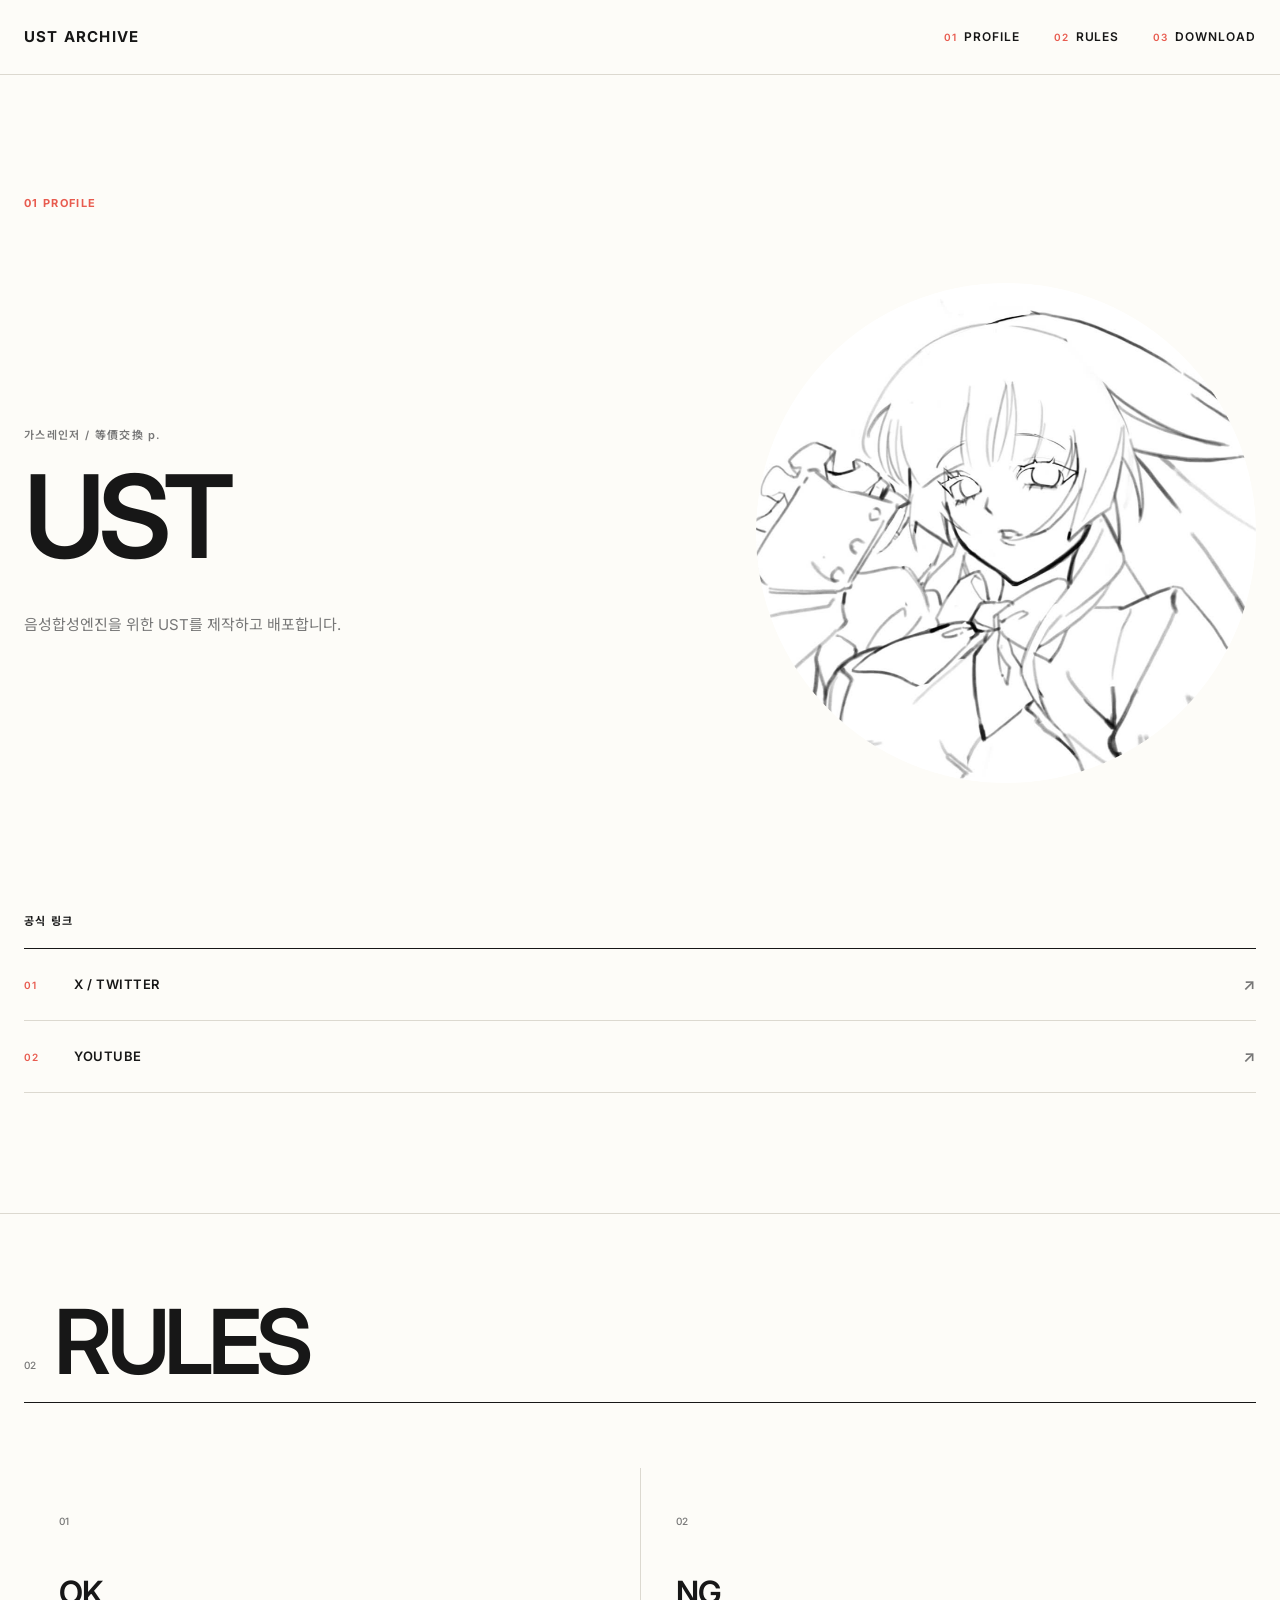
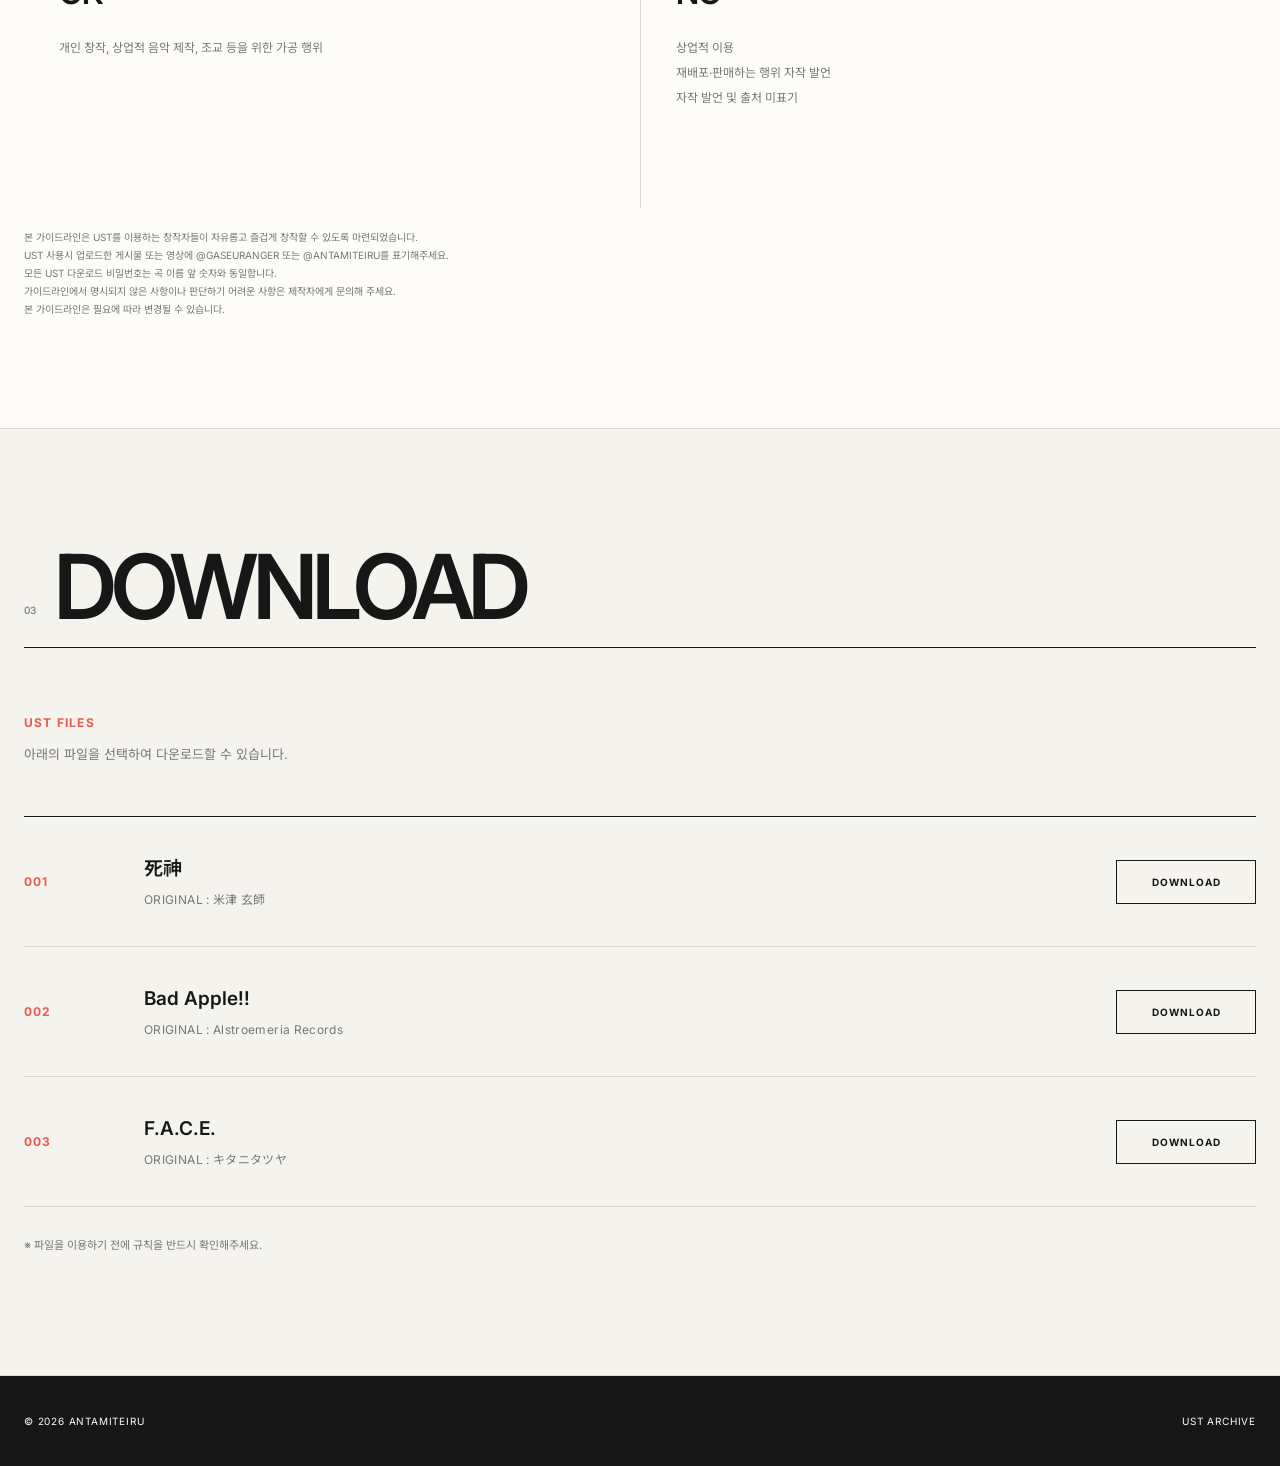
<file: index.html>
<!DOCTYPE html>
<html lang="ko">
<head>
  <meta charset="UTF-8">
  <meta name="viewport" content="width=device-width, initial-scale=1.0">

  <title>UST ARCHIVE</title>

  <meta
    name="description"
    content="UST Archive — UTAU UST distribution archive."
  >

  <!-- Google Fonts -->
  <link rel="preconnect" href="https://fonts.googleapis.com">
  <link rel="preconnect" href="https://fonts.gstatic.com" crossorigin>

  <link
    href="https://fonts.googleapis.com/css2?family=Inter:wght@400;500;600;700&family=Noto+Sans+KR:wght@400;500;600;700&display=swap"
    rel="stylesheet"
  >

  <!-- CSS -->
  <link rel="stylesheet" href="css/style.css">
</head>


<body>


  <!-- ========================================
       HEADER
  ========================================= -->

  <header class="site-header">

    <div class="header-inner">

      <a href="#profile" class="site-logo">
        UST ARCHIVE
      </a>


      <button
        class="menu-button"
        id="menuButton"
        aria-label="메뉴 열기"
      >
        MENU
      </button>


      <nav class="navigation" id="navigation">

        <a href="#profile">
          <span>01</span>
          PROFILE
        </a>

        <a href="#rules">
          <span>02</span>
          RULES
        </a>

        <a href="#files">
          <span>03</span>
          DOWNLOAD
        </a>

      </nav>

    </div>

  </header>



  <main>


    <!-- ========================================
         01 제작자 프로필
    ========================================= -->

    <section
      class="section profile-section"
      id="profile"
    >

      <div class="section-inner">

        <div class="section-label">
          01 PROFILE
        </div>


        <div class="profile-layout">


          <!-- TEXT -->

          <div class="profile-heading">

            <p class="eyebrow">
              가스레인저 / 等價交換 p.
            </p>

            <h1>
              UST
            </h1>

            <p class="profile-description">
              음성합성엔진을 위한
              UST를 제작하고 배포합니다.
            </p>

          </div>


          <!-- IMAGE -->

          <div class="profile-image-wrap">

            <img
              src="images/profile.png"
              alt="Profile"
              class="profile-image"
            >

          </div>

        </div>



        <!-- ====================================
             공식 링크
        ===================================== -->

        <div class="profile-links">

          <div class="subsection-title">
            공식 링크
          </div>


          <div class="links-list">


            <a
              href="https://x.com/antamiteiru"
              target="_blank"
              rel="noopener noreferrer"
            >

              <span>01</span>

              X / TWITTER

              <span class="link-arrow">
                ↗
              </span>

            </a>


            <a
              href="https://youtube.com/@antamiteiru"
              target="_blank"
              rel="noopener noreferrer"
            >

              <span>02</span>

              YOUTUBE

              <span class="link-arrow">
                ↗
              </span>

            </a>

          </div>

        </div>

      </div>

    </section>



    <!-- ========================================
         02 규칙
    ========================================= -->

    <section
      class="section rules-section"
      id="rules"
    >

      <div class="section-inner">


        <!-- TITLE -->

        <div class="section-heading">

          <div class="section-number">
            02
          </div>

          <h2>
            RULES
          </h2>

        </div>



        <!-- ====================================
             OK / NG
        ===================================== -->

        <div class="rules-grid">


          <!-- OK -->

          <div class="rules-column">

            <div class="rule-number">
              01
            </div>

            <h3>
              OK
            </h3>

            <p>
              개인 창작, 상업적 음악 제작, 조교 등을 위한 가공 행위
            </p>

          </div>



          <!-- NG -->

          <div class="rules-column">

            <div class="rule-number">
              02
            </div>

            <h3>
              NG
            </h3>


            <ul>

              <li>
                상업적 이용
              </li>

              <li>
                재배포·판매하는 행위 자작 발언
              </li>

              <li>
                자작 발언 및 출처 미표기
              </li>


            </ul>

          </div>


        </div>



        <!-- ====================================
             NOTICE
        ===================================== -->

        <div class="rules-notice">

          본 가이드라인은 UST를 이용하는 창작자들이
          자유롭고 즐겁게 창작할 수 있도록 마련되었습니다.<br>

          UST 사용시 업로드한 게시물 또는 영상에
          @GASEURANGER 또는 @ANTAMITEIRU를 표기해주세요.<br>

          모든 UST 다운로드 비밀번호는
          곡 이름 앞 숫자와 동일합니다.<br>

          가이드라인에서 명시되지 않은 사항이나
          판단하기 어려운 사항은 제작자에게 문의해 주세요.<br>

          본 가이드라인은 필요에 따라 변경될 수 있습니다.

        </div>


      </div>

    </section>



    <!-- ========================================
         03 UST 다운로드
    ========================================= -->

    <section
      class="section files-section"
      id="files"
    >

      <div class="section-inner">


        <!-- TITLE -->

        <div class="section-heading files-heading">

          <div class="section-number">
            03
          </div>

          <h2>
            DOWNLOAD
          </h2>

        </div>



        <div class="files-intro">

          <p>
            UST FILES
          </p>

          <span>
            아래의 파일을 선택하여 다운로드할 수 있습니다.
          </span>

        </div>



        <!-- ====================================
             FILE LIST
        ===================================== -->

        <div class="file-list">


          <!-- FILE 001 -->

          <article class="file-card">

            <div class="file-number">
              001
            </div>


            <div class="file-main">

              <h3>
                死神
              </h3>

              <p class="file-original">
                ORIGINAL : 米津 玄師
              </p>

            </div>


            <div class="file-action">

              <button
                class="download-button"
                data-password="001"
                data-file="files/song-01.ust"
              >
                DOWNLOAD
              </button>

            </div>

          </article>



          <!-- FILE 002 -->

          <article class="file-card">

            <div class="file-number">
              002
            </div>


            <div class="file-main">

              <h3>
                Bad Apple!!
              </h3>

              <p class="file-original">
                ORIGINAL : Alstroemeria Records
              </p>

            </div>


            <div class="file-action">

              <button
                class="download-button"
                data-password="002"
                data-file="files/song02/bad_Apple.ust"
              >
                DOWNLOAD
              </button>

            </div>

          </article>



          <!-- FILE 003 -->

          <article class="file-card">

            <div class="file-number">
              003
            </div>


            <div class="file-main">

              <h3>
                F.A.C.E.
              </h3>

              <p class="file-original">
                ORIGINAL : キタニタツヤ
              </p>

            </div>


            <div class="file-action">

              <button
                class="download-button"
                data-password="003"
                data-file="files/song-03.ust"
              >
                DOWNLOAD
              </button>

            </div>

          </article>


        </div>



        <div class="files-note">
          ※ 파일을 이용하기 전에 규칙을 반드시 확인해주세요.
        </div>


      </div>

    </section>


  </main>



  <!-- ========================================
       PASSWORD MODAL
  ========================================= -->

  <div
    class="password-modal"
    id="passwordModal"
    aria-hidden="true"
  >


    <div
      class="password-overlay"
      id="passwordOverlay"
    ></div>


    <div class="password-box">


      <button
        class="password-close"
        id="passwordClose"
        aria-label="닫기"
      >
        ×
      </button>


      <div class="password-label">
        PASSWORD REQUIRED
      </div>


      <h2>
        ENTER PASSWORD
      </h2>


      <p>
        다운로드하려면 비밀번호를 입력해주세요.
      </p>


      <form id="passwordForm">

        <input
          type="password"
          id="passwordInput"
          placeholder="PASSWORD"
          autocomplete="off"
          required
        >


        <button type="submit">
          CONFIRM
        </button>

      </form>


      <p
        class="password-error"
        id="passwordError"
      >
        비밀번호가 올바르지 않습니다.
      </p>


    </div>

  </div>



  <!-- ========================================
       FOOTER
  ========================================= -->

  <footer class="site-footer">

    <div class="footer-inner">

      <span>
        © 2026 ANTAMITEIRU

      </span>

      <span>
        UST ARCHIVE
      </span>

    </div>

  </footer>



  <!-- JS -->

  <script src="js/script.js"></script>

</body>
</html>
</file>
<file: css/style.css>
/* ========================================
   RESET
======================================== */
::selection {
  background: #E85B4F;
  color: #FFFFFF;
}

* {
  box-sizing: border-box;
  margin: 0;
  padding: 0;
}

html {
  scroll-behavior: smooth;
}

body {
  background: #FDFCF8;
  color: #171717;

  font-family:
    "Inter",
    "Noto Sans KR",
    sans-serif;

  line-height: 1.6;
}

a {
  color: inherit;
  text-decoration: none;
}

button,
input {
  font: inherit;
}



/* ========================================
   VARIABLES
======================================== */

:root {
  --ivory: #FDFCF8;
  --paper: #F5F3ED;

  --black: #171717;
  --gray: #777777;
  --dark-gray: #555555;

  --light-gray: #EAE8E1;
  --line: #DCD9D0;

  --accent: #E85B4F;

  --max-width: 1240px;
}



/* ========================================
   HEADER
======================================== */

.site-header {
  position: sticky;
  top: 0;
  z-index: 1000;

  width: 100%;

  background:
    rgba(253, 252, 248, 0.94);

  border-bottom:
    1px solid var(--line);

  backdrop-filter:
    blur(10px);
}


.header-inner {
  width:
    min(
      calc(100% - 48px),
      var(--max-width)
    );

  min-height: 74px;

  margin: 0 auto;

  display: flex;
  align-items: center;
  justify-content: space-between;
}


.site-logo {
  font-size: 15px;
  font-weight: 700;

  letter-spacing: 0.08em;
}


.navigation {
  display: flex;
  align-items: center;

  gap: 34px;
}


.navigation a {
  display: flex;
  align-items: center;

  gap: 7px;

  font-size: 12px;
  font-weight: 600;

  letter-spacing: 0.08em;

  transition:
    color 0.2s ease;
}


.navigation a span {
  color: var(--accent);

  font-size: 10px;
}


.navigation a:hover {
  color: var(--accent);
}


.menu-button {
  display: none;

  border: 0;

  background: none;

  cursor: pointer;

  color: var(--black);

  font-size: 11px;
  font-weight: 600;

  letter-spacing: 0.08em;
}



/* ========================================
   COMMON SECTION
======================================== */

.section {
  width: 100%;

  border-bottom:
    1px solid var(--line);
}


.section-inner {
  width:
    min(
      calc(100% - 48px),
      var(--max-width)
    );

  margin: 0 auto;

  padding: 120px 0;
}


.section-label {
  margin-bottom: 70px;

  color: var(--accent);

  font-size: 11px;
  font-weight: 700;

  letter-spacing: 0.12em;
}



/* ========================================
   PROFILE
======================================== */

.profile-section {
  min-height:
    calc(100vh - 74px);

  display: flex;
  align-items: center;

  background:
    var(--ivory);
}


.profile-layout {
  display: grid;

  grid-template-columns:
    1fr 500px;

  gap: 100px;

  align-items: center;
}


.eyebrow {
  margin-bottom: 22px;

  color: var(--gray);

  font-size: 11px;
  font-weight: 600;

  letter-spacing: 0.12em;
}


.profile-heading h1 {
  font-size:
    clamp(
      64px,
      9vw,
      140px
    );

  font-weight: 600;

  line-height: 0.86;

  letter-spacing: -0.06em;
}


.profile-description {
  max-width: 480px;

  margin-top: 45px;

  color: var(--gray);

  font-size: 15px;

  line-height: 1.8;
}


.profile-image-wrap {
  width: 100%;

  background:
    var(--ivory);

  overflow: hidden;
}


.profile-image {
  display: block;

  width: 100%;
  height: auto;
}



/* ========================================
   PROFILE LINKS
======================================== */

.profile-links {
  margin-top: 130px;
}


.subsection-title {
  padding-bottom: 18px;

  border-bottom:
    1px solid var(--black);

  font-size: 11px;
  font-weight: 700;

  letter-spacing: 0.12em;
}


.links-list a {
  min-height: 72px;

  display: grid;

  grid-template-columns:
    50px 1fr 30px;

  align-items: center;

  border-bottom:
    1px solid var(--line);

  font-size: 13px;
  font-weight: 600;

  letter-spacing: 0.04em;

  transition:
    color 0.2s ease,
    padding 0.2s ease;
}


.links-list a > span:first-child {
  color: var(--accent);

  font-size: 10px;
}


.links-list a:hover {
  padding-left: 8px;

  color: var(--accent);
}


.link-arrow {
  text-align: right;

  color: var(--gray);

  font-size: 16px;
}



/* ========================================
   RULES
   - 이미지의 구조만 적용
   - 배경은 아이보리 유지
======================================== */

.rules-section {
  background:
    var(--ivory);

  color:
    var(--black);
}


.rules-section .section-inner {
  padding-top: 90px;

  padding-bottom: 110px;
}



/* ========================================
   RULES TITLE
======================================== */

.section-heading {
  display: flex;
  align-items: flex-end;

  gap: 18px;

  padding-bottom: 22px;

  border-bottom:
    1px solid var(--black);
}


.section-number {
  padding-bottom: 7px;

  color: var(--gray);

  font-size: 10px;
  font-weight: 500;
}


.section-heading h2 {
  color: var(--black);

  font-size:
    clamp(
      64px,
      7vw,
      90px
    );

  font-weight: 600;

  line-height: 0.85;

  letter-spacing: -0.06em;
}



/* ========================================
   RULES OK / NG GRID
======================================== */

.rules-grid {
  display: grid;

  grid-template-columns:
    1fr 1fr;

  margin-top: 65px;
}


.rules-column {
  min-height: 340px;

  padding: 45px 35px;
}


/* LEFT COLUMN */

.rules-column:first-child {
  padding-left: 35px;

  padding-right: 70px;
}


/* RIGHT COLUMN */

.rules-column:last-child {
  padding-left: 35px;

  padding-right: 35px;

  border-left:
    1px solid var(--line);
}



/* ========================================
   RULE NUMBER
======================================== */

.rule-number {
  margin-bottom: 48px;

  color: var(--gray);

  font-size: 10px;

  font-weight: 500;

  letter-spacing: 0.02em;
}



/* ========================================
   OK / NG TITLE
======================================== */

.rules-column h3 {
  margin-bottom: 28px;

  color: var(--black);

  font-size: 32px;

  font-weight: 600;

  line-height: 1;

  letter-spacing: -0.04em;
}



/* ========================================
   RULE TEXT
======================================== */

.rules-column p,
.rules-column li {
  color: var(--gray);

  font-size: 12px;

  line-height: 1.9;
}


.rules-column ul {
  padding: 0;

  list-style: none;
}


.rules-column li {
  margin-bottom: 2px;
}



/* ========================================
   RULES NOTICE
======================================== */

.rules-notice {
  margin-top: 20px;

  color: var(--gray);

  font-size: 10px;

  line-height: 1.8;
}



/* ========================================
   FILES
======================================== */

.files-section {
  background:
    var(--paper);
}


.files-heading {
  border-bottom:
    1px solid var(--black);
}


.files-heading .section-number {
  color: var(--gray);
}


.files-heading h2 {
  color: var(--black);
}



/* ========================================
   FILE INTRO
======================================== */

.files-intro {
  margin-top: 65px;

  margin-bottom: 50px;
}


.files-intro p {
  margin-bottom: 8px;

  color: var(--accent);

  font-size: 12px;

  font-weight: 700;

  letter-spacing: 0.1em;
}


.files-intro span {
  color: var(--gray);

  font-size: 13px;
}



/* ========================================
   FILE LIST
======================================== */

.file-list {
  border-top:
    1px solid var(--black);
}


.file-card {
  display: grid;

  grid-template-columns:
    90px 1fr auto;

  gap: 30px;

  align-items: center;

  min-height: 130px;

  border-bottom:
    1px solid var(--line);
}


.file-number {
  color: var(--accent);

  font-size: 12px;

  font-weight: 700;

  letter-spacing: 0.08em;
}


.file-main h3 {
  margin-bottom: 6px;

  color: var(--black);

  font-size: 19px;

  font-weight: 600;
}


.file-original {
  color: var(--gray);

  font-size: 12px;

  letter-spacing: 0.03em;
}



/* ========================================
   DOWNLOAD BUTTON
======================================== */

.download-button {
  min-width: 140px;

  height: 44px;

  padding:
    0 22px;

  border:
    1px solid var(--black);

  background:
    transparent;

  color:
    var(--black);

  cursor: pointer;

  font-size: 10px;

  font-weight: 700;

  letter-spacing: 0.1em;

  transition:
    background 0.2s ease,
    color 0.2s ease,
    border-color 0.2s ease;
}


.download-button:hover {
  background:
    var(--accent);

  border-color:
    var(--accent);

  color:
    #ffffff;
}


.download-button.downloading {
  opacity: 0.5;
}


.files-note {
  margin-top: 30px;

  color: var(--gray);

  font-size: 11px;
}



/* ========================================
   PASSWORD MODAL
======================================== */

.password-modal {
  position: fixed;

  inset: 0;

  z-index: 2000;

  display: none;

  align-items: center;

  justify-content: center;
}


.password-modal.open {
  display: flex;
}


.password-overlay {
  position: absolute;

  inset: 0;

  background:
    rgba(
      23,
      23,
      23,
      0.55
    );
}


.password-box {
  position: relative;

  z-index: 1;

  width:
    min(
      calc(100% - 40px),
      460px
    );

  padding: 50px;

  background:
    var(--ivory);

  border:
    1px solid var(--black);
}


.password-close {
  position: absolute;

  top: 18px;

  right: 20px;

  border: 0;

  background: none;

  color: var(--black);

  cursor: pointer;

  font-size: 26px;

  line-height: 1;
}


.password-label {
  margin-bottom: 15px;

  color: var(--accent);

  font-size: 10px;

  font-weight: 700;

  letter-spacing: 0.12em;
}


.password-box h2 {
  margin-bottom: 12px;

  color: var(--black);

  font-size: 27px;

  font-weight: 600;

  letter-spacing: -0.03em;
}


.password-box > p {
  margin-bottom: 28px;

  color: var(--gray);

  font-size: 13px;
}



/* PASSWORD FORM */

#passwordForm {
  display: flex;

  gap: 8px;
}


#passwordInput {
  flex: 1;

  height: 46px;

  padding:
    0 14px;

  border:
    1px solid var(--black);

  outline: none;

  background:
    #ffffff;

  color:
    var(--black);

  font-size: 13px;
}


#passwordInput:focus {
  border-color:
    var(--accent);
}


#passwordForm button {
  height: 46px;

  padding:
    0 20px;

  border:
    1px solid var(--accent);

  background:
    var(--accent);

  color:
    #ffffff;

  cursor: pointer;

  font-size: 10px;

  font-weight: 700;

  letter-spacing: 0.08em;
}



/* PASSWORD ERROR */

.password-error {
  display: none;

  margin-top: 14px !important;

  margin-bottom: 0 !important;

  color:
    var(--accent) !important;

  font-size:
    12px !important;
}


.password-error.show {
  display: block;
}



/* ========================================
   FOOTER
======================================== */

.site-footer {
  background:
    var(--black);

  color:
    var(--ivory);
}


.footer-inner {
  width:
    min(
      calc(100% - 48px),
      var(--max-width)
    );

  min-height: 90px;

  margin: 0 auto;

  display: flex;

  align-items: center;

  justify-content: space-between;

  font-size: 10px;

  letter-spacing: 0.08em;
}



/* ========================================
   MOBILE
======================================== */

@media (max-width: 800px) {


  /* ======================================
     HEADER
  ====================================== */

  .header-inner {
    min-height: 64px;

    width:
      min(
        calc(100% - 32px),
        var(--max-width)
      );
  }


  .menu-button {
    display: block;
  }


  .navigation {
    position: absolute;

    top: 64px;

    left: 0;

    right: 0;

    display: none;

    flex-direction: column;

    align-items: stretch;

    gap: 0;

    background:
      var(--ivory);

    border-bottom:
      1px solid var(--line);
  }


  .navigation.open {
    display: flex;
  }


  .navigation a {
    min-height: 58px;

    padding:
      0 20px;

    border-bottom:
      1px solid var(--line);
  }



  /* ======================================
     COMMON
  ====================================== */

  .section-inner {
    width:
      calc(100% - 32px);

    padding:
      85px 0;
  }


  .section-label {
    margin-bottom: 45px;
  }



  /* ======================================
     PROFILE
  ====================================== */

  .profile-section {
    min-height: auto;
  }


  .profile-layout {
    grid-template-columns: 1fr;

    gap: 55px;
  }


  .profile-heading h1 {
    font-size:
      clamp(
        58px,
        18vw,
        100px
      );
  }


  .profile-description {
    margin-top: 32px;
  }


  .profile-image-wrap {
    max-width: 500px;
  }


  .profile-links {
    margin-top: 80px;
  }



  /* ======================================
     RULES
  ====================================== */

  .rules-section .section-inner {
    padding-top: 70px;

    padding-bottom: 80px;
  }


  .section-heading {
    gap: 12px;

    padding-bottom: 18px;
  }


  .section-heading h2 {
    font-size: 58px;
  }


  .rules-grid {
    grid-template-columns: 1fr;

    margin-top: 30px;
  }


  .rules-column,
  .rules-column:first-child,
  .rules-column:last-child {

    min-height: auto;

    padding:
      35px 0;
  }


  .rules-column:last-child {

    border-left: none;

    border-top:
      1px solid var(--line);
  }


  .rule-number {
    margin-bottom: 30px;
  }


  .rules-column h3 {
    font-size: 28px;
  }


  .rules-column p,
  .rules-column li {
    font-size: 12px;
  }


  .rules-notice {
    margin-top: 25px;

    font-size: 9px;
  }



  /* ======================================
     FILES
  ====================================== */

  .files-intro {
    margin-top: 45px;
  }


  .file-card {
    grid-template-columns:
      45px 1fr;

    gap: 15px;

    padding:
      28px 0;
  }


  .file-action {
    grid-column: 2;
  }


  .download-button {
    width: 100%;
  }



  /* ======================================
     PASSWORD MODAL
  ====================================== */

  .password-box {
    padding:
      40px 25px;
  }


  #passwordForm {
    flex-direction: column;
  }


  #passwordForm button {
    width: 100%;
  }



  /* ======================================
     FOOTER
  ====================================== */

  .footer-inner {
    width:
      calc(100% - 32px);

    min-height: 80px;

    flex-direction: column;

    justify-content: center;

    gap: 8px;
  }

}
</file>
